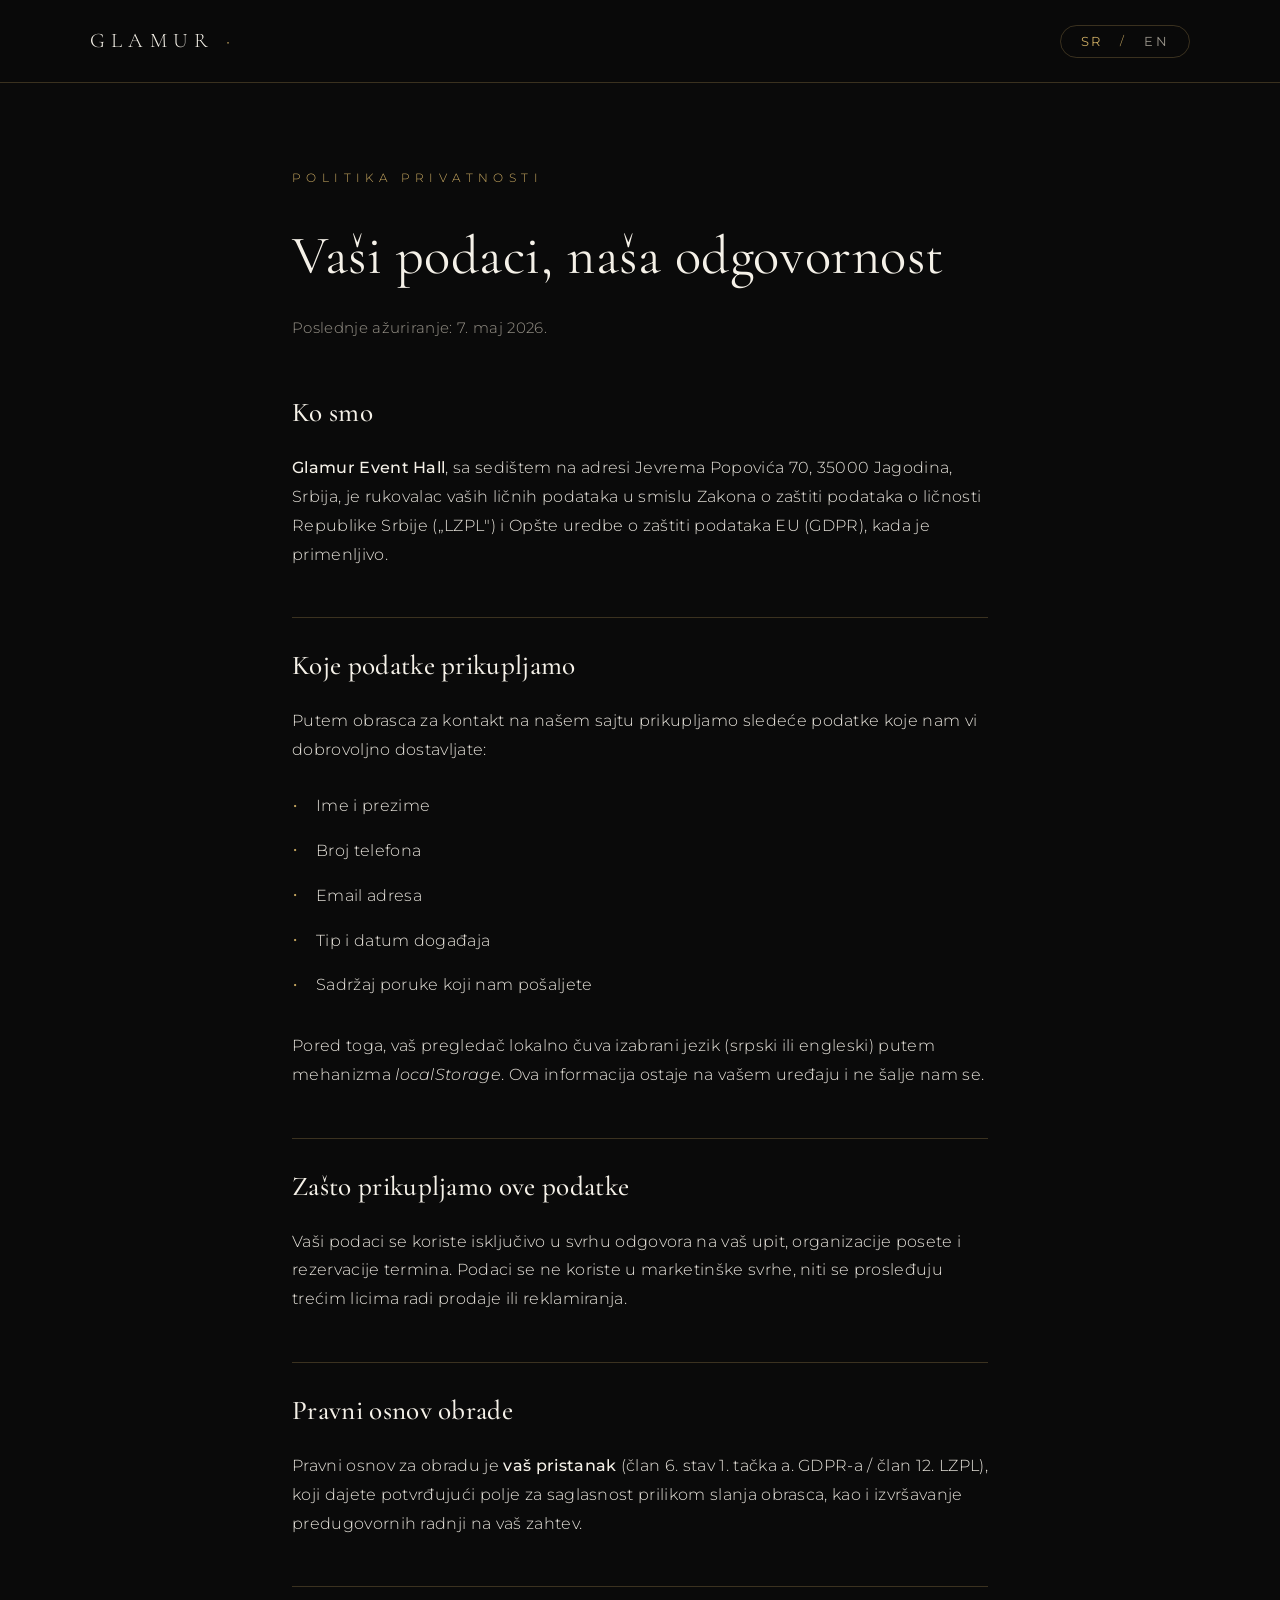
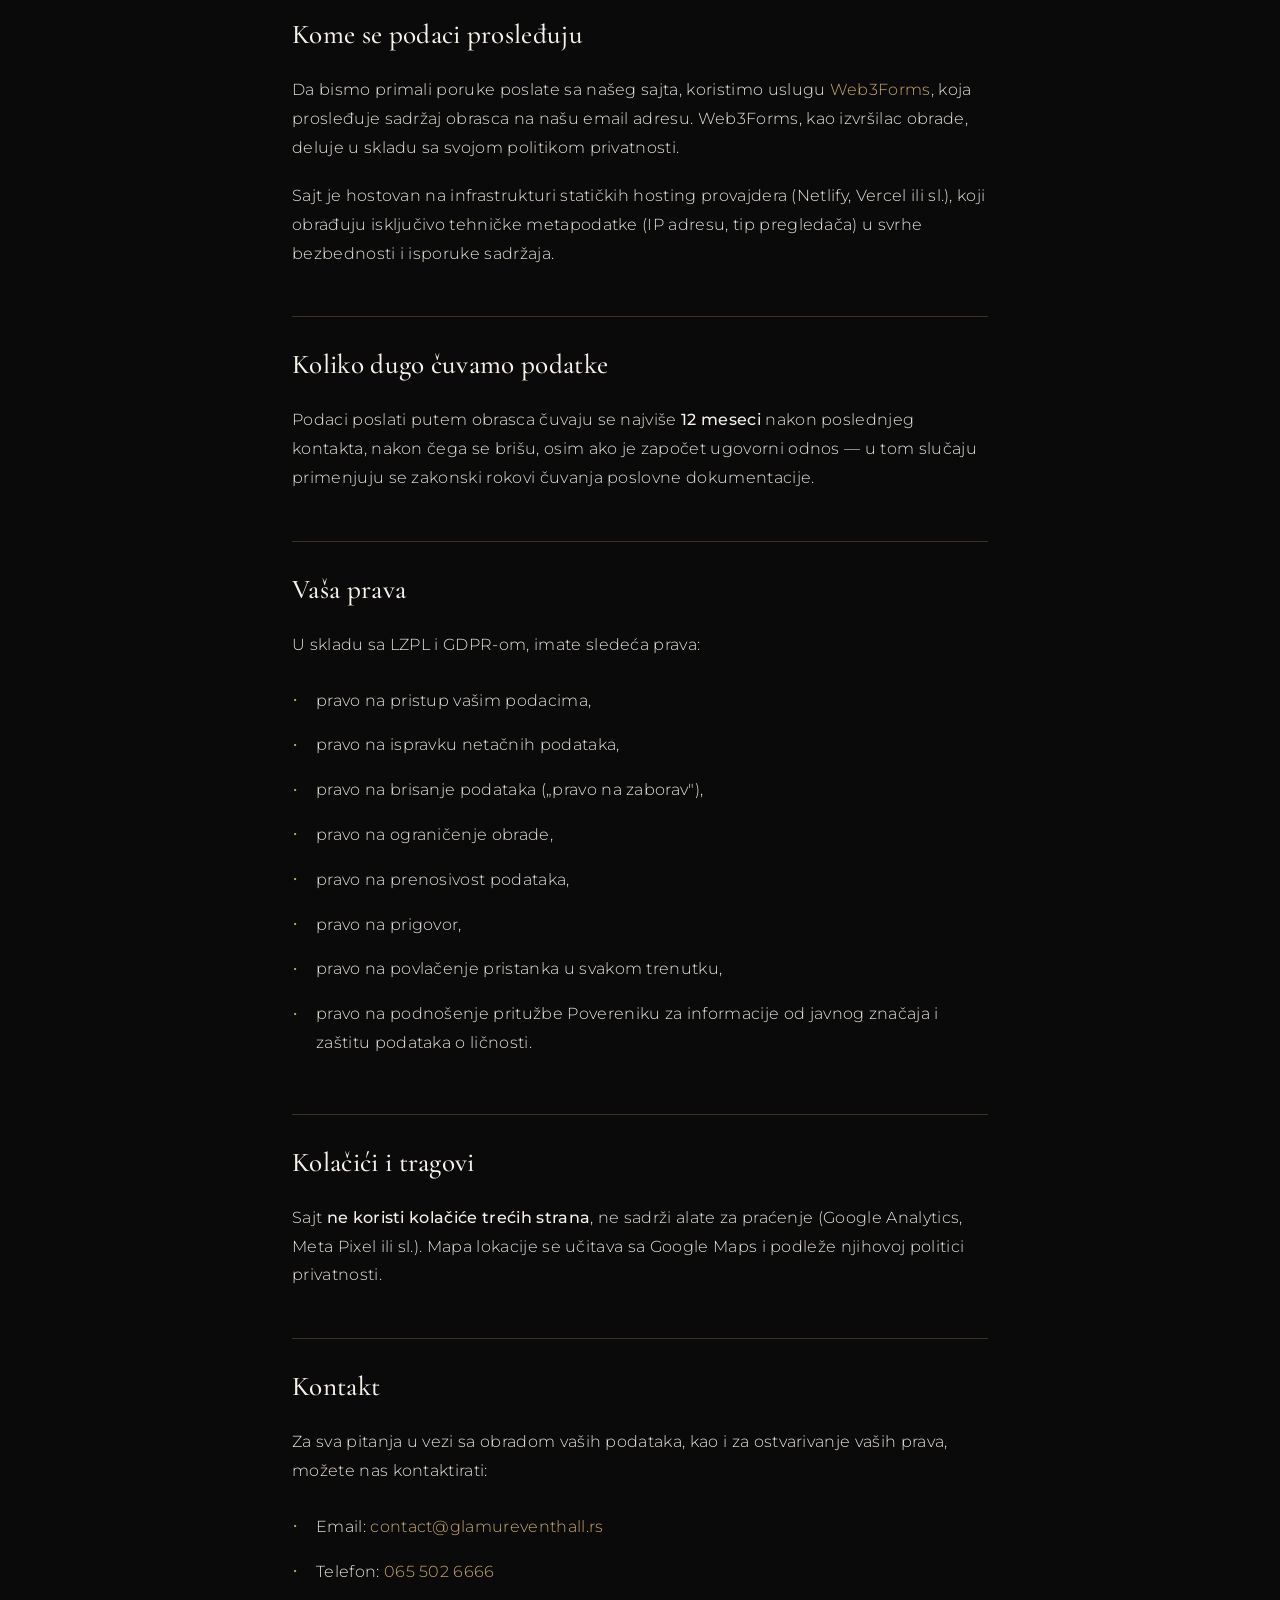
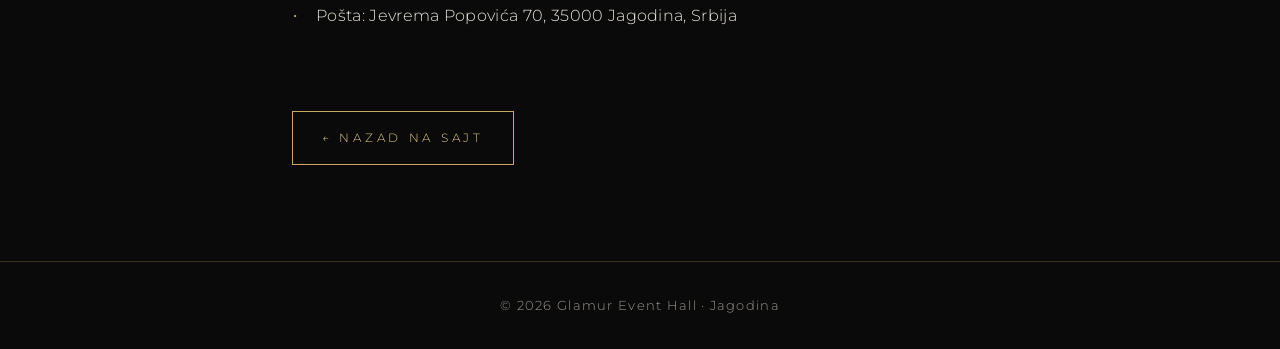
<file: privacy.html>
<!DOCTYPE html>
<html lang="sr">
<head>
  <meta charset="UTF-8" />
  <meta name="viewport" content="width=device-width, initial-scale=1.0" />
  <meta name="robots" content="index, follow" />
  <title>Politika privatnosti — Glamur Event Hall</title>
  <meta name="description" content="Politika privatnosti — Glamur Event Hall, Jagodina. Kako prikupljamo i koristimo vaše podatke." />
  <link rel="canonical" href="https://glamureventhall.rs/privacy.html" />

  <link rel="preconnect" href="https://fonts.googleapis.com" />
  <link rel="preconnect" href="https://fonts.gstatic.com" crossorigin />
  <link href="https://fonts.googleapis.com/css2?family=Cormorant+Garamond:wght@400;500;600&family=Montserrat:wght@300;400;500&display=swap" rel="stylesheet" />

  <style>
    :root {
      --bg: #0a0a0a;
      --bg-soft: #141414;
      --bg-card: #1a1a1a;
      --gold: #c9a961;
      --gold-light: #e0c989;
      --cream: #f5f1e8;
      --text: #e8e4dc;
      --text-muted: #9a958b;
      --line: rgba(201, 169, 97, 0.25);
      --serif: 'Cormorant Garamond', Georgia, serif;
      --sans: 'Montserrat', system-ui, sans-serif;
    }
    * { box-sizing: border-box; margin: 0; padding: 0; }
    body {
      font-family: var(--sans);
      font-weight: 300;
      background: var(--bg);
      color: var(--text);
      line-height: 1.8;
      letter-spacing: 0.02em;
    }
    a { color: var(--gold); text-decoration: none; }
    a:hover { color: var(--gold-light); }

    nav.top {
      position: sticky;
      top: 0;
      z-index: 100;
      padding: 1.4rem 2rem;
      background: rgba(10, 10, 10, 0.92);
      backdrop-filter: blur(12px);
      border-bottom: 1px solid var(--line);
    }
    .nav-inner {
      max-width: 1100px;
      margin: 0 auto;
      display: flex;
      align-items: center;
      justify-content: space-between;
    }
    .nav-logo {
      font-family: var(--serif);
      font-size: 1.3rem;
      letter-spacing: 0.3em;
      color: var(--cream);
      text-transform: uppercase;
    }
    .nav-logo span { color: var(--gold); }
    .lang-switch {
      display: inline-flex;
      gap: 0.4rem;
      padding: 0.3rem 0.7rem;
      border: 1px solid var(--line);
      border-radius: 999px;
      font-size: 0.75rem;
      letter-spacing: 0.2em;
    }
    .lang-switch button {
      background: none;
      border: none;
      color: var(--text-muted);
      cursor: pointer;
      font-family: var(--sans);
      padding: 0.15rem 0.5rem;
      letter-spacing: 0.2em;
    }
    .lang-switch button.active { color: var(--gold); }
    .lang-switch .sep { color: var(--gold); padding: 0 0.2rem; }

    main {
      max-width: 760px;
      margin: 0 auto;
      padding: 5rem 2rem 6rem;
    }

    .eyebrow {
      font-size: 0.75rem;
      letter-spacing: 0.45em;
      text-transform: uppercase;
      color: var(--gold);
      margin-bottom: 1.2rem;
      display: inline-block;
    }
    h1 {
      font-family: var(--serif);
      font-weight: 400;
      font-size: clamp(2.2rem, 5vw, 3.4rem);
      color: var(--cream);
      margin-bottom: 0.5rem;
      letter-spacing: 0.01em;
    }
    .subtitle {
      color: var(--text-muted);
      font-size: 0.95rem;
      margin-bottom: 3rem;
    }

    h2 {
      font-family: var(--serif);
      font-weight: 500;
      font-size: 1.7rem;
      color: var(--cream);
      margin: 3rem 0 1rem;
      padding-top: 1.5rem;
      border-top: 1px solid var(--line);
    }
    h2:first-of-type { border-top: none; padding-top: 0; }

    p { margin-bottom: 1.2rem; color: var(--text); }
    p strong { color: var(--cream); font-weight: 500; }

    ul {
      list-style: none;
      padding: 0;
      margin: 1rem 0 1.5rem;
    }
    ul li {
      padding: 0.5rem 0 0.5rem 1.5rem;
      position: relative;
    }
    ul li::before {
      content: '·';
      position: absolute;
      left: 0;
      color: var(--gold);
      font-size: 1.6rem;
      line-height: 1;
      top: 0.4rem;
    }

    .back-link {
      display: inline-flex;
      align-items: center;
      gap: 0.5rem;
      margin-top: 3rem;
      padding: 0.9rem 1.8rem;
      border: 1px solid var(--gold);
      color: var(--gold-light);
      font-size: 0.78rem;
      letter-spacing: 0.3em;
      text-transform: uppercase;
      transition: all 0.3s ease;
    }
    .back-link:hover {
      background: var(--gold);
      color: var(--bg);
    }

    footer {
      border-top: 1px solid var(--line);
      padding: 2rem;
      text-align: center;
      color: var(--text-muted);
      font-size: 0.8rem;
      letter-spacing: 0.1em;
    }

    .lang-block { display: none; }
    .lang-block.active { display: block; }
  </style>
</head>
<body>

  <nav class="top">
    <div class="nav-inner">
      <a href="index.html" class="nav-logo">GLAMUR <span>·</span></a>
      <div class="lang-switch">
        <button id="langSr" class="active">SR</button>
        <span class="sep">/</span>
        <button id="langEn">EN</button>
      </div>
    </div>
  </nav>

  <main>

    <!-- ================ SERBE ================ -->
    <div class="lang-block active" id="block-sr" lang="sr">
      <span class="eyebrow">Politika privatnosti</span>
      <h1>Vaši podaci, naša odgovornost</h1>
      <p class="subtitle">Poslednje ažuriranje: 7. maj 2026.</p>

      <h2>Ko smo</h2>
      <p>
        <strong>Glamur Event Hall</strong>, sa sedištem na adresi Jevrema Popovića 70, 35000 Jagodina, Srbija, je rukovalac vaših ličnih podataka u smislu Zakona o zaštiti podataka o ličnosti Republike Srbije („LZPL") i Opšte uredbe o zaštiti podataka EU (GDPR), kada je primenljivo.
      </p>

      <h2>Koje podatke prikupljamo</h2>
      <p>
        Putem obrasca za kontakt na našem sajtu prikupljamo sledeće podatke koje nam vi dobrovoljno dostavljate:
      </p>
      <ul>
        <li>Ime i prezime</li>
        <li>Broj telefona</li>
        <li>Email adresa</li>
        <li>Tip i datum događaja</li>
        <li>Sadržaj poruke koji nam pošaljete</li>
      </ul>
      <p>
        Pored toga, vaš pregledač lokalno čuva izabrani jezik (srpski ili engleski) putem mehanizma <em>localStorage</em>. Ova informacija ostaje na vašem uređaju i ne šalje nam se.
      </p>

      <h2>Zašto prikupljamo ove podatke</h2>
      <p>
        Vaši podaci se koriste isključivo u svrhu odgovora na vaš upit, organizacije posete i rezervacije termina. Podaci se ne koriste u marketinške svrhe, niti se prosleđuju trećim licima radi prodaje ili reklamiranja.
      </p>

      <h2>Pravni osnov obrade</h2>
      <p>
        Pravni osnov za obradu je <strong>vaš pristanak</strong> (član 6. stav 1. tačka a. GDPR-a / član 12. LZPL), koji dajete potvrđujući polje za saglasnost prilikom slanja obrasca, kao i izvršavanje predugovornih radnji na vaš zahtev.
      </p>

      <h2>Kome se podaci prosleđuju</h2>
      <p>
        Da bismo primali poruke poslate sa našeg sajta, koristimo uslugu <a href="https://web3forms.com/legal/privacy-policy" target="_blank" rel="noopener noreferrer">Web3Forms</a>, koja prosleđuje sadržaj obrasca na našu email adresu. Web3Forms, kao izvršilac obrade, deluje u skladu sa svojom politikom privatnosti.
      </p>
      <p>
        Sajt je hostovan na infrastrukturi statičkih hosting provajdera (Netlify, Vercel ili sl.), koji obrađuju isključivo tehničke metapodatke (IP adresu, tip pregledača) u svrhe bezbednosti i isporuke sadržaja.
      </p>

      <h2>Koliko dugo čuvamo podatke</h2>
      <p>
        Podaci poslati putem obrasca čuvaju se najviše <strong>12 meseci</strong> nakon poslednjeg kontakta, nakon čega se brišu, osim ako je započet ugovorni odnos — u tom slučaju primenjuju se zakonski rokovi čuvanja poslovne dokumentacije.
      </p>

      <h2>Vaša prava</h2>
      <p>U skladu sa LZPL i GDPR-om, imate sledeća prava:</p>
      <ul>
        <li>pravo na pristup vašim podacima,</li>
        <li>pravo na ispravku netačnih podataka,</li>
        <li>pravo na brisanje podataka („pravo na zaborav"),</li>
        <li>pravo na ograničenje obrade,</li>
        <li>pravo na prenosivost podataka,</li>
        <li>pravo na prigovor,</li>
        <li>pravo na povlačenje pristanka u svakom trenutku,</li>
        <li>pravo na podnošenje pritužbe Povereniku za informacije od javnog značaja i zaštitu podataka o ličnosti.</li>
      </ul>

      <h2>Kolačići i tragovi</h2>
      <p>
        Sajt <strong>ne koristi kolačiće trećih strana</strong>, ne sadrži alate za praćenje (Google Analytics, Meta Pixel ili sl.). Mapa lokacije se učitava sa Google Maps i podleže njihovoj politici privatnosti.
      </p>

      <h2>Kontakt</h2>
      <p>
        Za sva pitanja u vezi sa obradom vaših podataka, kao i za ostvarivanje vaših prava, možete nas kontaktirati:
      </p>
      <ul>
        <li>Email: <a href="mailto:contact@glamureventhall.rs">contact@glamureventhall.rs</a></li>
        <li>Telefon: <a href="tel:+381655026666">065 502 6666</a></li>
        <li>Pošta: Jevrema Popovića 70, 35000 Jagodina, Srbija</li>
      </ul>

      <a href="index.html" class="back-link">← Nazad na sajt</a>
    </div>

    <!-- ================ ENGLISH ================ -->
    <div class="lang-block" id="block-en" lang="en">
      <span class="eyebrow">Privacy policy</span>
      <h1>Your data, our responsibility</h1>
      <p class="subtitle">Last updated: 7 May 2026.</p>

      <h2>Who we are</h2>
      <p>
        <strong>Glamur Event Hall</strong>, located at Jevrema Popovića 70, 35000 Jagodina, Serbia, is the data controller of your personal data under the Serbian Personal Data Protection Act (LZPL) and the EU General Data Protection Regulation (GDPR), where applicable.
      </p>

      <h2>What data we collect</h2>
      <p>Through the contact form on our website, we collect the following data, which you provide voluntarily:</p>
      <ul>
        <li>Full name</li>
        <li>Phone number</li>
        <li>Email address</li>
        <li>Type and date of the event</li>
        <li>Content of the message you send us</li>
      </ul>
      <p>
        In addition, your browser locally stores your selected language (Serbian or English) using the <em>localStorage</em> mechanism. This information stays on your device and is not sent to us.
      </p>

      <h2>Why we collect this data</h2>
      <p>
        Your data is used exclusively to respond to your inquiry, organize a visit, and arrange a booking. The data is never used for marketing purposes, and is not shared with third parties for sale or advertising.
      </p>

      <h2>Legal basis for processing</h2>
      <p>
        The legal basis for processing is <strong>your consent</strong> (Article 6(1)(a) GDPR / Article 12 LZPL), given by ticking the consent box when submitting the form, as well as taking steps at your request prior to entering into a contract.
      </p>

      <h2>Who we share data with</h2>
      <p>
        To receive messages sent from our website, we use the <a href="https://web3forms.com/legal/privacy-policy" target="_blank" rel="noopener noreferrer">Web3Forms</a> service, which forwards the form content to our email address. Web3Forms acts as a data processor in accordance with its privacy policy.
      </p>
      <p>
        The site is hosted on static-site hosting infrastructure (Netlify, Vercel, or similar), which processes only technical metadata (IP address, browser type) for security and content delivery purposes.
      </p>

      <h2>How long we keep your data</h2>
      <p>
        Data sent via the form is kept for a maximum of <strong>12 months</strong> after the last contact, after which it is deleted — unless a contractual relationship has been initiated, in which case statutory record-keeping periods apply.
      </p>

      <h2>Your rights</h2>
      <p>Under LZPL and GDPR, you have the following rights:</p>
      <ul>
        <li>right to access your data,</li>
        <li>right to rectification of inaccurate data,</li>
        <li>right to erasure ("right to be forgotten"),</li>
        <li>right to restriction of processing,</li>
        <li>right to data portability,</li>
        <li>right to object,</li>
        <li>right to withdraw consent at any time,</li>
        <li>right to lodge a complaint with the Commissioner for Information of Public Importance and Personal Data Protection.</li>
      </ul>

      <h2>Cookies and trackers</h2>
      <p>
        The site <strong>does not use third-party cookies</strong>, nor any tracking tools (Google Analytics, Meta Pixel, etc.). The location map is loaded from Google Maps and is subject to their privacy policy.
      </p>

      <h2>Contact</h2>
      <p>For any questions regarding the processing of your data, or to exercise your rights, you can reach us:</p>
      <ul>
        <li>Email: <a href="mailto:contact@glamureventhall.rs">contact@glamureventhall.rs</a></li>
        <li>Phone: <a href="tel:+381655026666">+381 65 502 6666</a></li>
        <li>Mail: Jevrema Popovića 70, 35000 Jagodina, Serbia</li>
      </ul>

      <a href="index.html" class="back-link">← Back to the site</a>
    </div>

  </main>

  <footer>
    © 2026 Glamur Event Hall · Jagodina
  </footer>

  <script>
    function setLang(lang) {
      document.documentElement.lang = lang;
      document.getElementById('block-sr').classList.toggle('active', lang === 'sr');
      document.getElementById('block-en').classList.toggle('active', lang === 'en');
      document.getElementById('langSr').classList.toggle('active', lang === 'sr');
      document.getElementById('langEn').classList.toggle('active', lang === 'en');
      try { localStorage.setItem('glamur-lang', lang); } catch(e) {}
    }
    document.getElementById('langSr').addEventListener('click', () => setLang('sr'));
    document.getElementById('langEn').addEventListener('click', () => setLang('en'));

    // Honor preference saved on the main site
    let saved = 'sr';
    try { saved = localStorage.getItem('glamur-lang') || 'sr'; } catch(e) {}
    setLang(saved);
  </script>

</body>
</html>
</file>
